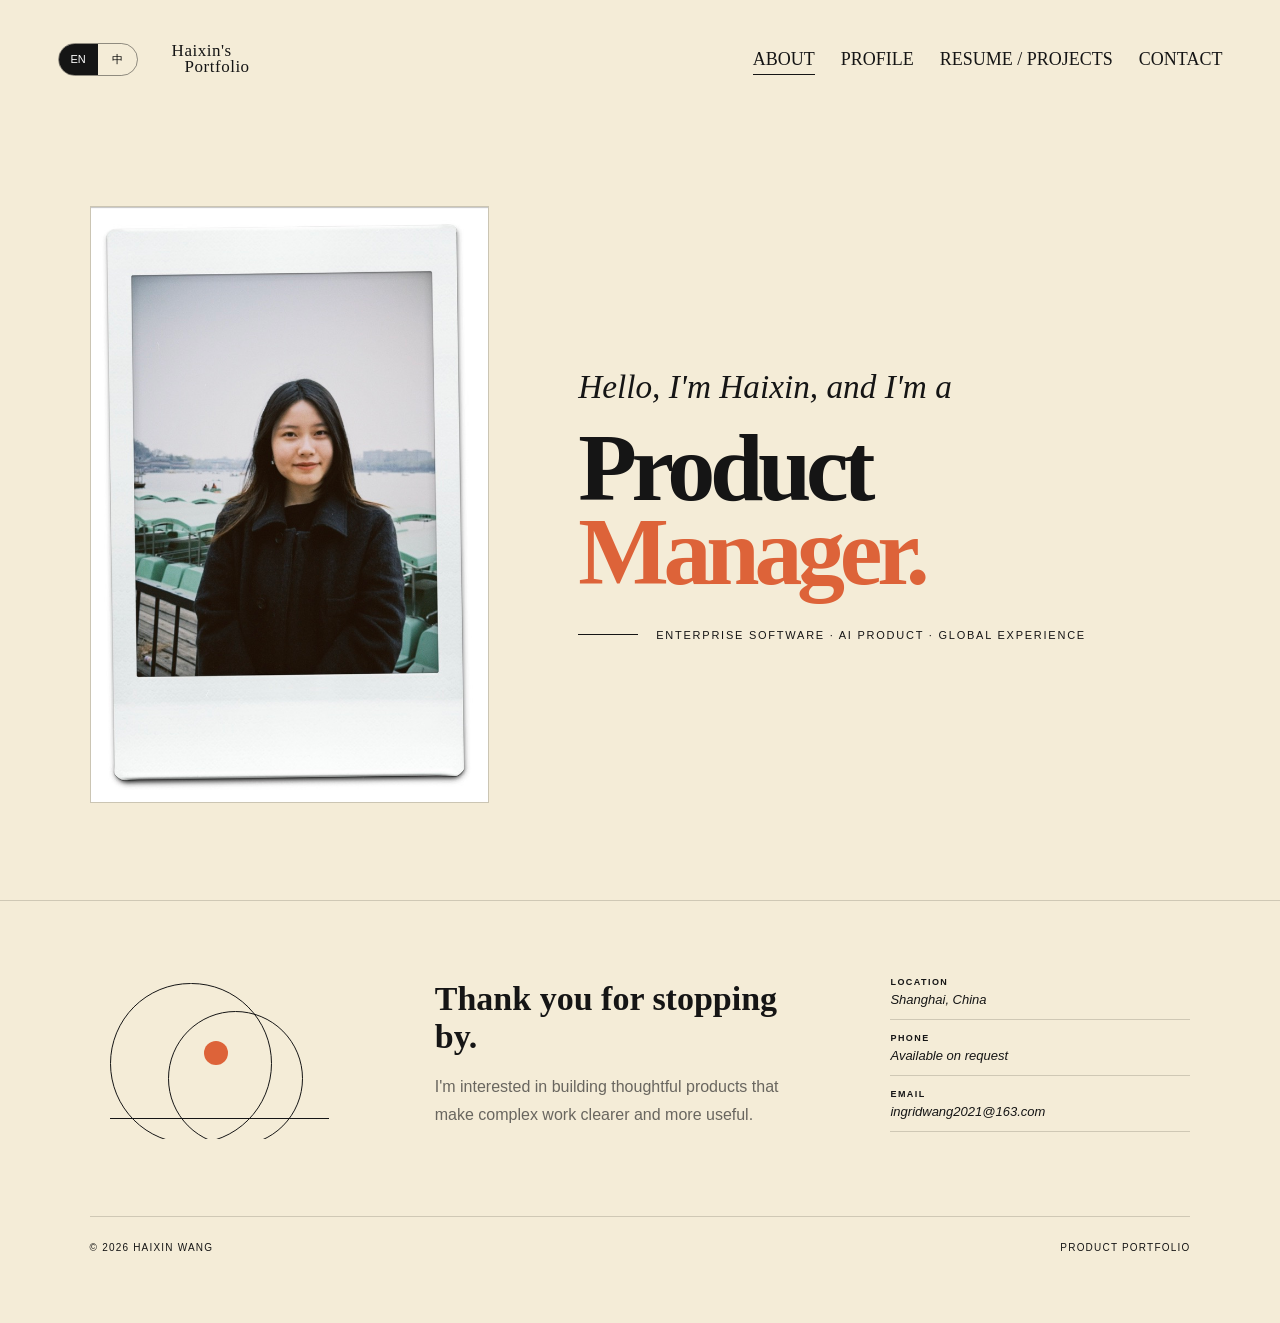
<file: index.html>
<!doctype html>
<html lang="en">
<head>
  <meta charset="utf-8">
  <meta name="viewport" content="width=device-width,initial-scale=1">
  <meta name="description" content="Haixin Wang's product portfolio — CRM systems and AI products.">
  <meta name="theme-color" content="#f4ecd7">
  <title>Haixin Wang | Product Portfolio</title>
  <style>
    :root{--cream:#f4ecd7;--paper:#fbfaf6;--white:#fff;--ink:#151515;--muted:#69665f;--line:#cfc8b5;--orange:#dd6339;--blue:#cbdde3;--green:#d9e1b0;--purple:#c9bddd}
    *{box-sizing:border-box}html{scroll-behavior:smooth}body{margin:0;background:var(--paper);color:var(--ink);font-family:Inter,"PingFang SC","Microsoft YaHei",Arial,sans-serif;-webkit-font-smoothing:antialiased}a{color:inherit;text-decoration:none}button{font:inherit}img{display:block;max-width:100%}.serif{font-family:Georgia,"Times New Roman","Songti SC",serif}
    .site-header{position:relative;z-index:50;display:grid;grid-template-columns:auto 1fr auto;align-items:center;gap:34px;min-height:118px;padding:25px 4.5vw;background:var(--cream)}
    .language{display:flex;border:1px solid rgba(21,21,21,.45);border-radius:99px;overflow:hidden}.language button{width:39px;height:31px;padding:0;border:0;background:transparent;cursor:pointer;font-size:11px}.language button.active{background:var(--ink);color:#fff}
    .brand{justify-self:start;font-family:Georgia,"Times New Roman",serif;font-size:17px;line-height:.92;letter-spacing:.03em}.brand span{display:block;margin-left:13px}
    .main-nav{display:flex;justify-content:flex-end;gap:26px;align-items:center}.main-nav a{position:relative;padding:7px 0;font-family:Georgia,"Times New Roman",serif;font-size:18px;white-space:nowrap}.main-nav a:after{content:"";position:absolute;left:0;right:100%;bottom:2px;height:1px;background:currentColor;transition:right .25s}.main-nav a:hover:after,.main-nav a.active:after{right:0}
    .page{display:none;min-height:calc(100vh - 118px);animation:fade .45s ease}.page.active{display:block}@keyframes fade{from{opacity:.2;transform:translateY(7px)}to{opacity:1;transform:none}}
    .hero{min-height:calc(100svh - 118px);padding:7vh 7vw 8vh;background:var(--cream);display:flex;align-items:center}.hero-inner{width:100%;max-width:1180px;margin:auto;display:grid;grid-template-columns:minmax(300px,.88fr) 1.35fr;gap:7vw;align-items:center}.portrait{width:100%;max-width:430px;margin:0;justify-self:end}.portrait img{width:100%;height:auto;border:1px solid rgba(21,21,21,.18)}.hero-copy .intro{margin:0 0 20px;font-family:Georgia,"Times New Roman",serif;font-size:clamp(24px,2.6vw,40px);font-style:italic;font-weight:400}.hero h1{margin:0;font-family:Georgia,"Times New Roman","Songti SC",serif;font-size:clamp(58px,7.5vw,112px);line-height:.87;letter-spacing:-.055em}.hero h1 b,.hero h1 span{display:block}.hero h1 b{font-weight:inherit}.hero h1 span{color:var(--orange)}.hero-role{display:flex;align-items:center;gap:18px;margin:35px 0 0;font-size:11px;letter-spacing:.16em;text-transform:uppercase}.hero-role:before{content:"";width:60px;height:1px;background:var(--ink)}
    .content{max-width:1180px;margin:auto;padding:95px 7vw 125px}.page-title{margin:0 0 65px;font-family:Georgia,"Times New Roman","Songti SC",serif;font-size:clamp(54px,7vw,96px);line-height:.92;letter-spacing:-.045em}.page-title em{font-weight:400;color:var(--orange)}.eyebrow{margin:0 0 22px;font-size:11px;font-weight:700;letter-spacing:.18em;text-transform:uppercase}.eyebrow:before{content:"";display:inline-block;width:32px;height:1px;margin:0 11px 4px 0;background:currentColor}
    .profile-lead{display:grid;grid-template-columns:1.1fr .9fr;gap:7vw;align-items:end}.intro-blank{min-height:210px;padding:30px;border-top:1px solid var(--ink);border-bottom:1px solid var(--ink);display:flex;align-items:flex-end;color:var(--muted)}.intro-blank span{padding:8px 14px;border:1px solid var(--line);border-radius:99px;font-size:11px;letter-spacing:.12em;text-transform:uppercase}.outside{margin-top:100px}.outside-head{display:flex;justify-content:space-between;align-items:end;margin-bottom:28px}.outside-head h2{margin:0;font-family:Georgia,"Times New Roman",serif;font-size:clamp(36px,5vw,65px)}.outside-head p{margin:0 0 7px;color:var(--muted);font-size:13px}.interests{display:grid;grid-template-columns:repeat(5,1fr);gap:12px}.interest{aspect-ratio:.78;padding:18px;display:flex;flex-direction:column;justify-content:space-between;border:1px solid rgba(21,21,21,.18);background:var(--cream);transition:transform .25s}.interest:nth-child(2){background:var(--blue)}.interest:nth-child(3){background:#ead6c4}.interest:nth-child(4){background:var(--green)}.interest:nth-child(5){background:var(--purple)}.interest:hover{transform:translateY(-6px)}.interest b{font-family:Georgia,"Times New Roman",serif;font-size:clamp(18px,2vw,28px);font-weight:500}.interest i{font-style:normal;font-size:38px}
    .resume-head{display:flex;justify-content:space-between;gap:25px;align-items:flex-end;margin-bottom:45px}.download{padding:12px 20px;border:1px solid var(--ink);border-radius:99px;font-size:11px;letter-spacing:.13em;text-transform:uppercase}.resume-section{display:grid;grid-template-columns:.42fr 1.58fr;gap:5vw;padding:50px 0;border-top:1px solid var(--line)}.resume-section>h2{margin:0;font-family:Georgia,"Times New Roman",serif;font-size:32px}.timeline{display:grid;gap:40px}.timeline article{display:grid;grid-template-columns:120px 1fr;gap:26px}.timeline time{font-size:12px;line-height:1.6;color:var(--muted)}.timeline h3{margin:0 0 7px;font-size:19px}.timeline h3 span{font-weight:400;color:var(--muted)}.timeline ul{margin:13px 0 0;padding-left:18px;color:#4a4945;font-size:14px;line-height:1.75}.skills{display:grid;grid-template-columns:1fr 1fr;gap:35px}.skills h3{margin:0 0 14px;font-size:14px}.skills p{margin:0;color:var(--muted);font-size:14px;line-height:1.8}
    .projects-head{margin:95px 0 30px}.projects-head h2{margin:0;font-family:Georgia,"Times New Roman",serif;font-size:clamp(45px,6vw,78px)}.project{display:grid;grid-template-columns:1fr 1.05fr;gap:5vw;align-items:center;padding:55px 0;border-top:1px solid var(--line)}.project:last-child{border-bottom:1px solid var(--line)}.project small{display:block;margin-bottom:16px;font-size:11px;letter-spacing:.17em}.project h3{margin:0 0 18px;font-family:Georgia,"Times New Roman","Songti SC",serif;font-size:clamp(30px,4vw,49px);font-weight:500}.project p{max-width:500px;margin:0;color:var(--muted);line-height:1.7}.view-more,.back{display:inline-flex;align-items:center;gap:10px;margin-top:26px;padding:10px 18px;border:0;border-radius:99px;background:var(--orange);color:#fff;cursor:pointer;font-size:11px;font-weight:700;letter-spacing:.12em;text-transform:uppercase}.view-more:after{content:">";font-size:16px}.project-placeholder{aspect-ratio:1.45;display:flex;align-items:flex-end;padding:25px;background:var(--blue);color:rgba(21,21,21,.62);font-size:11px;letter-spacing:.16em}.project:nth-of-type(2) .project-placeholder{background:#ead1c0}.project-placeholder b{margin-left:auto;font-family:Georgia,serif;font-size:54px;color:rgba(21,21,21,.18)}
    .case-study .back{margin:0 0 48px}.case-hero{display:grid;grid-template-columns:1fr 1fr;gap:6vw;align-items:end}.case-hero h1{margin:0;font-family:Georgia,"Times New Roman","Songti SC",serif;font-size:clamp(48px,6vw,82px);line-height:.95}.case-hero p{font-size:18px;line-height:1.75;color:var(--muted)}.case-image{margin-top:55px;min-height:430px;display:grid;place-items:center;background:var(--blue);font-size:12px;letter-spacing:.18em;color:var(--muted)}.case-metrics{display:grid;grid-template-columns:repeat(3,1fr);gap:25px;margin-top:45px}.metric{padding-top:20px;border-top:1px solid var(--line);line-height:1.6;color:var(--muted)}.metric b{display:block;font-family:Georgia,serif;font-size:34px;color:var(--orange)}
    .contact-hero{padding-top:40px}.contact-hero>p{max-width:680px;font-family:Georgia,"Times New Roman",serif;font-size:clamp(28px,4vw,52px);line-height:1.22}.contact-grid{display:grid;grid-template-columns:repeat(2,1fr);margin-top:75px;border-top:1px solid var(--line)}.contact-item{padding:30px 8px;border-bottom:1px solid var(--line)}.contact-item:nth-child(odd){border-right:1px solid var(--line)}.contact-item small{display:block;margin-bottom:11px;font-size:10px;letter-spacing:.18em;text-transform:uppercase}.contact-item strong,.contact-item a{font-family:Georgia,"Times New Roman",serif;font-size:clamp(22px,3vw,37px);font-weight:400}.connect{display:flex;gap:12px;margin-top:35px}.icon-link{display:grid;place-items:center;width:48px;height:48px;border:1px solid var(--ink);border-radius:50%;transition:.2s}.icon-link:hover{background:var(--orange);border-color:var(--orange);color:#fff}.icon-link svg{width:20px;height:20px;fill:currentColor}
    .site-footer{display:grid;grid-template-columns:.85fr 1.2fr .95fr;gap:6vw;align-items:center;padding:70px 7vw;background:var(--cream);border-top:1px solid var(--line)}.motion{position:relative;width:min(100%,260px);aspect-ratio:1.55;overflow:hidden}.motion .ring{position:absolute;left:8%;top:7%;width:62%;aspect-ratio:1;border:1px solid var(--ink);border-radius:50%;animation:orbit 7s ease-in-out infinite}.motion .ring.two{left:30%;top:24%;width:52%;animation-delay:-3s}.motion .dot{position:absolute;width:24px;aspect-ratio:1;border-radius:50%;background:var(--orange);left:44%;top:42%;animation:float 3.5s ease-in-out infinite}.motion:after{content:"";position:absolute;left:8%;right:8%;bottom:12%;height:1px;background:var(--ink)}@keyframes orbit{50%{transform:translate(22px,-5px) rotate(26deg)}}@keyframes float{50%{transform:translateY(-16px)}}.footer-copy h2{margin:0 0 17px;font-family:Georgia,"Times New Roman",serif;font-size:34px}.footer-copy p{margin:0;color:var(--muted);line-height:1.75}.footer-meta{display:grid;gap:13px;font-size:13px}.footer-meta span{display:block;padding-bottom:12px;border-bottom:1px solid var(--line)}.footer-meta b{display:block;margin-bottom:5px;font-size:9px;letter-spacing:.16em;text-transform:uppercase}.copyright{grid-column:1/-1;display:flex;justify-content:space-between;padding-top:25px;border-top:1px solid var(--line);font-size:10px;letter-spacing:.12em;text-transform:uppercase}
    @media(max-width:900px){.site-header{grid-template-columns:auto 1fr;gap:15px;padding:22px 24px}.brand{justify-self:end}.main-nav{grid-column:1/-1;justify-content:flex-start;overflow-x:auto;padding-top:8px;gap:22px}.main-nav a{font-size:15px}.hero{padding:60px 24px 80px}.hero-inner{grid-template-columns:1fr;gap:42px}.portrait{justify-self:start;width:min(78vw,420px)}.hero h1 b,.hero h1 span{display:inline}.content{padding:75px 24px 95px}.profile-lead,.resume-section,.project,.case-hero{grid-template-columns:1fr}.interests{grid-template-columns:repeat(2,1fr)}.interest:last-child{grid-column:1/-1;aspect-ratio:2}.resume-section{gap:28px}.project-placeholder{order:-1}.site-footer{grid-template-columns:1fr 1fr}.motion{display:none}.footer-meta{grid-column:2}.copyright{grid-column:1/-1}.case-metrics{grid-template-columns:1fr}.contact-grid{grid-template-columns:1fr}.contact-item:nth-child(odd){border-right:0}}
    @media(max-width:560px){.hero h1{font-size:54px}.hero-copy .intro{font-size:23px}.hero-role{font-size:9px;line-height:1.6}.interests{grid-template-columns:1fr}.interest,.interest:last-child{grid-column:auto;aspect-ratio:1.55}.timeline article{grid-template-columns:1fr;gap:6px}.skills{grid-template-columns:1fr}.site-footer{grid-template-columns:1fr}.footer-meta{grid-column:1}.contact-item strong,.contact-item a{font-size:20px}.copyright{flex-direction:column;gap:10px}}
    @media(prefers-reduced-motion:reduce){*{scroll-behavior:auto!important;animation:none!important}}
  </style>
</head>
<body>
  <header class="site-header">
    <div class="language" aria-label="Language"><button data-lang="en" class="active">EN</button><button data-lang="zh">中</button></div>
    <a class="brand" href="#about">Haixin's<span>Portfolio</span></a>
    <nav class="main-nav" aria-label="Primary navigation">
      <a href="#about" data-view="about" data-en="ABOUT" data-zh="首页">ABOUT</a>
      <a href="#profile" data-view="profile" data-en="PROFILE" data-zh="个人简介">PROFILE</a>
      <a href="#resume" data-view="resume" data-en="RESUME / PROJECTS" data-zh="简历 / 项目">RESUME / PROJECTS</a>
      <a href="#contact" data-view="contact" data-en="CONTACT" data-zh="联系">CONTACT</a>
    </nav>
  </header>

  <main>
    <section class="page active" id="about">
      <div class="hero"><div class="hero-inner"><figure class="portrait"><img src="./assets/shine-wang-portrait.jpg" alt="Haixin Wang"></figure><div class="hero-copy"><p class="intro" data-en="Hello, I'm Haixin, and I'm a" data-zh="你好，我是海杏，我是一名">Hello, I'm Haixin, and I'm a</p><h1><b data-en="Product" data-zh="产品">Product</b><span data-en="Manager." data-zh="经理。">Manager.</span></h1><p class="hero-role" data-en="Enterprise Software · AI Product · Global Experience" data-zh="企业软件 · AI 产品 · 国际化经验">Enterprise Software · AI Product · Global Experience</p></div></div></div>
    </section>

    <section class="page" id="profile">
      <div class="content"><p class="eyebrow" data-en="Profile" data-zh="个人简介">Profile</p><div class="profile-lead"><h1 class="page-title"><span data-en="Welcome to my" data-zh="欢迎来到我的">Welcome to my</span><br><em data-en="profile." data-zh="个人主页。">profile.</em></h1><div class="intro-blank"><span data-en="Introduction · To be added" data-zh="个人介绍 · 待补充">Introduction · To be added</span></div></div><div class="outside"><div class="outside-head"><h2 data-en="Outside of Work" data-zh="工作之外">Outside of Work</h2><p data-en="Things that keep me curious." data-zh="让我保持好奇的事。">Things that keep me curious.</p></div><div class="interests"><div class="interest"><i>⌁</i><b data-en="Camp" data-zh="露营">Camp</b></div><div class="interest"><i>△</i><b data-en="Climbing" data-zh="攀岩">Climbing</b></div><div class="interest"><i>✣</i><b data-en="Skating" data-zh="滑冰">Skating</b></div><div class="interest"><i>↗</i><b data-en="Travel" data-zh="旅行">Travel</b></div><div class="interest"><i>◡</i><b data-en="Food" data-zh="美食">Food</b></div></div></div></div>
    </section>

    <section class="page" id="resume">
      <div class="content"><div class="resume-head"><div><p class="eyebrow" data-en="Resume & Project Portfolio" data-zh="简历与项目作品">Resume & Project Portfolio</p><h1 class="page-title">Haixin Wang</h1></div><span class="download" data-en="PDF · Coming Soon" data-zh="PDF · 待补充">PDF · Coming Soon</span></div>
        <section class="resume-section"><h2 data-en="Experience" data-zh="工作经历">Experience</h2><div class="timeline"><article><time>Jul 2024 —<br>Jun 2026</time><div><h3 data-en="Product Manager, Xiaomi" data-zh="产品经理，小米集团">Product Manager, Xiaomi</h3><ul><li data-en="Led international CRM products and digital workflows for overseas sales operations." data-zh="负责国际 CRM 产品与海外销售业务流程数字化。">Led international CRM products and digital workflows for overseas sales operations.</li><li data-en="Worked across markets and teams to turn complex business rules into scalable product capabilities." data-zh="跨市场、跨团队梳理复杂业务规则，并转化为可复用的产品能力。">Worked across markets and teams to turn complex business rules into scalable product capabilities.</li><li data-en="Initiated AI product experiments for competitor pricing and marketing insights." data-zh="推动竞品价格与营销洞察方向的 AI 产品实验。">Initiated AI product experiments for competitor pricing and marketing insights.</li></ul></div></article></div></section>
        <section class="resume-section"><h2 data-en="Education" data-zh="教育经历">Education</h2><div class="timeline"><article><time>2021 — 2024</time><div><h3 data-en="Nanjing University" data-zh="南京大学">Nanjing University</h3><p data-en="Master of Library and Information Studies" data-zh="图书情报硕士">Master of Library and Information Studies</p><ul><li data-en="First-class Academic Scholarship twice; published a CSSCI journal paper." data-zh="两次获得一等学业奖学金，发表 CSSCI 期刊论文。">First-class Academic Scholarship twice; published a CSSCI journal paper.</li></ul></div></article></div></section>
        <section class="resume-section"><h2 data-en="Skills & Expertise" data-zh="能力与专长">Skills & Expertise</h2><div class="skills"><div><h3 data-en="Product & Business" data-zh="产品与业务">Product & Business</h3><p>Product Strategy, CRM, Requirement Analysis, Workflow Design, Stakeholder Management, Global Collaboration</p></div><div><h3 data-en="AI & Data" data-zh="AI 与数据">AI & Data</h3><p>AI Agents, Prompt Design, Product Evaluation, Data Analysis, SQL, Automation</p></div></div></section>
        <div class="projects-head"><p class="eyebrow" data-en="Project Portfolio" data-zh="项目作品">Project Portfolio</p><h2 data-en="Selected Projects" data-zh="精选项目">Selected Projects</h2></div>
        <article class="project"><div><small>PROJECT 01 · AI PRODUCT</small><h3 data-en="AI Competitor Pricing & Marketing Agent" data-zh="AI 竞品价格营销 Agent">AI Competitor Pricing & Marketing Agent</h3><p data-en="Turned offline images and e-commerce pricing into structured, searchable market insights." data-zh="将线下图片与电商平台价格转为结构化、可查询的市场洞察。">Turned offline images and e-commerce pricing into structured, searchable market insights.</p><button class="view-more" data-open-case="project-price" data-en="View More" data-zh="查看详情">View More</button></div><div class="project-placeholder"><span data-en="PROJECT IMAGE · PLACEHOLDER" data-zh="项目配图 · 待补充">PROJECT IMAGE · PLACEHOLDER</span><b>01</b></div></article>
        <article class="project"><div><small>PROJECT 02 · ENTERPRISE SOFTWARE</small><h3 data-en="International CRM System" data-zh="国际 CRM 系统">International CRM System</h3><p data-en="Designed scalable CRM workflows for multiple overseas markets, roles and business scenarios." data-zh="面向多个海外市场、角色与业务场景，设计可扩展的 CRM 工作流。">Designed scalable CRM workflows for multiple overseas markets, roles and business scenarios.</p><button class="view-more" data-open-case="project-crm" data-en="View More" data-zh="查看详情">View More</button></div><div class="project-placeholder"><span data-en="PROJECT IMAGE · PLACEHOLDER" data-zh="项目配图 · 待补充">PROJECT IMAGE · PLACEHOLDER</span><b>02</b></div></article>
      </div>
    </section>

    <section class="page" id="project-price"><div class="content case-study"><button class="back" data-back data-en="< Back to Projects" data-zh="< 返回项目">< Back to Projects</button><div class="case-hero"><h1 data-en="AI Competitor Pricing & Marketing Agent" data-zh="AI 竞品价格营销 Agent">AI Competitor Pricing & Marketing Agent</h1><p data-en="An AI product that converts fragmented competitor pricing information into reliable, searchable market intelligence for marketing teams." data-zh="将零散的竞品价格信息转化为可靠、可检索的市场数据，帮助营销团队更快做判断。">An AI product that converts fragmented competitor pricing information into reliable, searchable market intelligence for marketing teams.</p></div><div class="case-image" data-en="PROJECT IMAGE · TO BE ADDED" data-zh="项目配图 · 待补充">PROJECT IMAGE · TO BE ADDED</div><div class="case-metrics"><div class="metric"><b>99.8%</b><span data-en="Image recognition accuracy" data-zh="图片识别准确率">Image recognition accuracy</span></div><div class="metric"><b>21,282</b><span data-en="Pricing records collected" data-zh="沉淀价格数据">Pricing records collected</span></div><div class="metric"><b>226</b><span data-en="AI queries in the first month" data-zh="上线首月 AI 问答">AI queries in the first month</span></div></div></div></section>
    <section class="page" id="project-crm"><div class="content case-study"><button class="back" data-back data-en="< Back to Projects" data-zh="< 返回项目">< Back to Projects</button><div class="case-hero"><h1 data-en="International CRM System" data-zh="国际 CRM 系统">International CRM System</h1><p data-en="A scalable CRM solution that aligns multiple overseas markets, roles and approval workflows in one clear operating system." data-zh="把多个海外市场、业务角色与审批流程统一到清晰、可扩展的 CRM 系统中。">A scalable CRM solution that aligns multiple overseas markets, roles and approval workflows in one clear operating system.</p></div><div class="case-image" style="background:#d7dfba" data-en="PROJECT IMAGE · TO BE ADDED" data-zh="项目配图 · 待补充">PROJECT IMAGE · TO BE ADDED</div><div class="case-metrics"><div class="metric"><b>7</b><span data-en="Overseas markets researched" data-zh="调研海外市场">Overseas markets researched</span></div><div class="metric"><b>20+</b><span data-en="Product capabilities delivered" data-zh="拆解并推进功能点">Product capabilities delivered</span></div><div class="metric"><b>12</b><span data-en="Business scenarios covered" data-zh="覆盖业务场景">Business scenarios covered</span></div></div></div></section>

    <section class="page" id="contact"><div class="content contact-hero"><p class="eyebrow" data-en="Contact" data-zh="联系">Contact</p><h1 class="page-title" data-en="Let's talk." data-zh="期待与你交流。">Let's talk.</h1><p data-en="Have a question or opportunity? I'd love to hear from you." data-zh="如果你有合适的机会或想聊聊产品与 AI，欢迎联系我。">Have a question or opportunity? I'd love to hear from you.</p><div class="contact-grid"><div class="contact-item"><small data-en="Location" data-zh="所在地">Location</small><strong data-en="Shanghai, China" data-zh="中国 · 上海">Shanghai, China</strong></div><div class="contact-item"><small data-en="Phone" data-zh="电话">Phone</small><strong data-en="Available on request" data-zh="待补充">Available on request</strong></div><div class="contact-item"><small>Email</small><a href="mailto:ingridwang2021@163.com">ingridwang2021@163.com</a></div><div class="contact-item"><small>Connect</small><div class="connect"><a class="icon-link" href="mailto:ingridwang2021@163.com" aria-label="Email"><svg viewBox="0 0 24 24"><path d="M3 5h18v14H3V5zm2 2v.5l7 5.2 7-5.2V7H5zm14 10V9.9l-7 5.2-7-5.2V17h14z"/></svg></a><a class="icon-link" href="https://www.linkedin.com/in/haixing-wang-35b686237" target="_blank" rel="noreferrer" aria-label="LinkedIn"><svg viewBox="0 0 24 24"><path d="M6.5 8.5H3.3V19h3.2V8.5zM4.9 3A1.9 1.9 0 1 0 5 6.8 1.9 1.9 0 0 0 4.9 3zM19.7 12.9c0-3.2-1.7-4.7-4-4.7-1.8 0-2.7 1-3.1 1.7V8.5H9.4V19h3.2v-5.2c0-1.4.3-2.7 2-2.7 1.7 0 1.8 1.6 1.8 2.8V19h3.3v-6.1z"/></svg></a></div></div></div></div></section>
  </main>

  <footer class="site-footer"><div class="motion" aria-hidden="true"><i class="ring"></i><i class="ring two"></i><i class="dot"></i></div><div class="footer-copy"><h2 data-en="Thank you for stopping by." data-zh="谢谢你的到访。">Thank you for stopping by.</h2><p data-en="I'm interested in building thoughtful products that make complex work clearer and more useful." data-zh="我希望持续做出有思考、能让复杂工作变得更清晰、更有价值的产品。">I'm interested in building thoughtful products that make complex work clearer and more useful.</p></div><div class="footer-meta"><span><b data-en="Location" data-zh="所在地">Location</b><i data-en="Shanghai, China" data-zh="中国 · 上海">Shanghai, China</i></span><span><b data-en="Phone" data-zh="电话">Phone</b><i data-en="Available on request" data-zh="待补充">Available on request</i></span><span><b>Email</b><i>ingridwang2021@163.com</i></span></div><div class="copyright"><span>© 2026 Haixin Wang</span><span>Product Portfolio</span></div></footer>

  <script>
    const state={lang:localStorage.getItem('portfolio-lang')||'en'};
    const pages=[...document.querySelectorAll('.page')],nav=[...document.querySelectorAll('[data-view]')];
    function translate(lang){state.lang=lang;document.documentElement.lang=lang==='zh'?'zh-CN':'en';document.querySelectorAll('[data-en][data-zh]').forEach(el=>el.textContent=el.dataset[lang]);document.querySelectorAll('[data-lang]').forEach(btn=>btn.classList.toggle('active',btn.dataset.lang===lang));localStorage.setItem('portfolio-lang',lang)}
    function show(id){const valid=document.getElementById(id)?id:'about';pages.forEach(p=>p.classList.toggle('active',p.id===valid));nav.forEach(a=>a.classList.toggle('active',a.dataset.view===(valid.startsWith('project-')?'resume':valid)));window.scrollTo({top:0,behavior:'auto'})}
    function route(){show(location.hash.slice(1)||'about')}
    document.querySelectorAll('[data-lang]').forEach(btn=>btn.addEventListener('click',()=>translate(btn.dataset.lang)));
    document.querySelectorAll('[data-open-case]').forEach(btn=>btn.addEventListener('click',()=>location.hash=btn.dataset.openCase));
    document.querySelectorAll('[data-back]').forEach(btn=>btn.addEventListener('click',()=>location.hash='resume'));
    addEventListener('hashchange',route);translate(state.lang);route();
  </script>
</body>
</html>
</file>
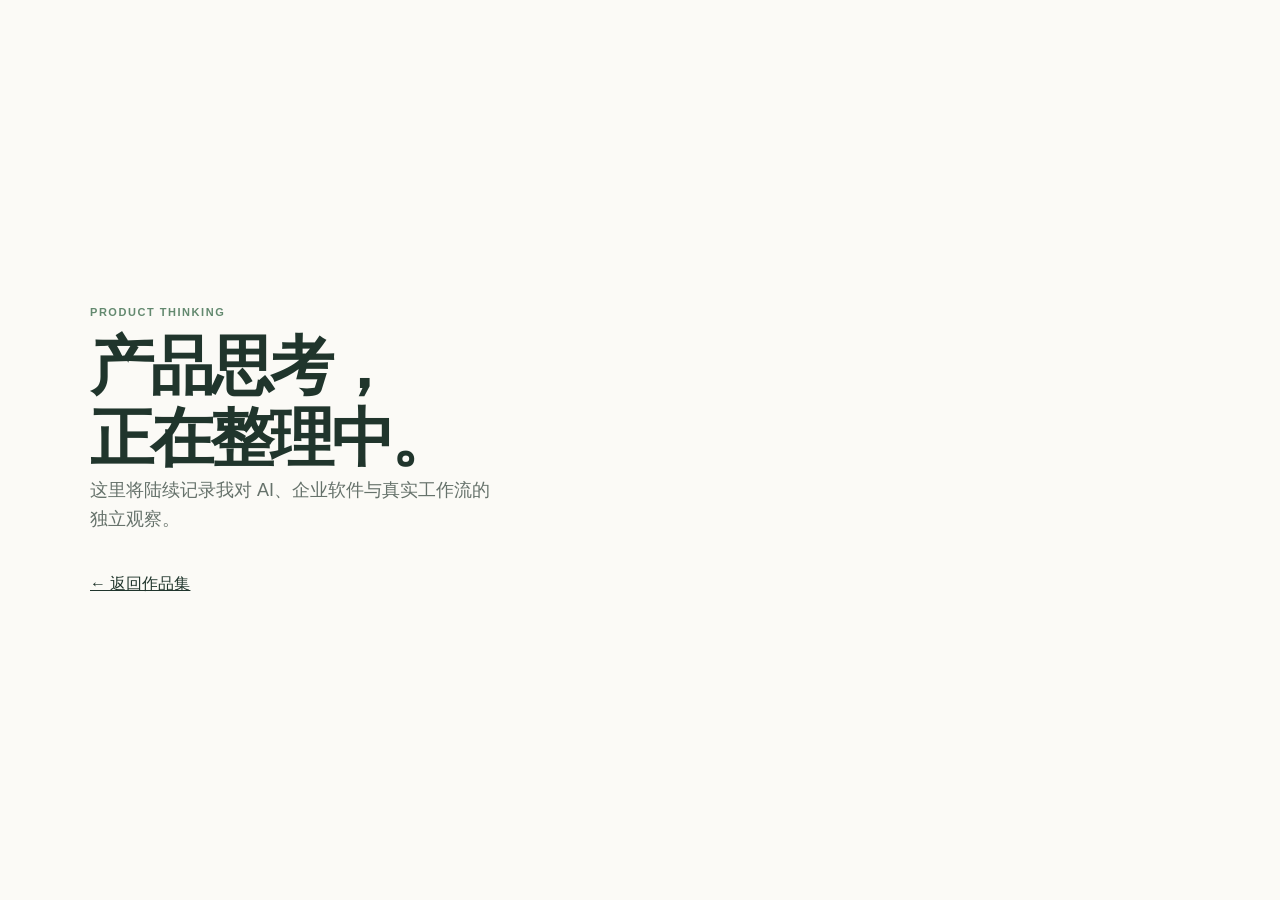
<file: ai-memory-hardware-case.html>
<!doctype html><html lang="zh-CN"><head><meta charset="utf-8"><meta name="viewport" content="width=device-width,initial-scale=1"><title>产品思考｜Shine Wang</title><link rel="stylesheet" href="./styles.css"></head><body><article class="detail placeholder standalone"><p class="eyebrow">PRODUCT THINKING</p><h2>产品思考，<br>正在整理中。</h2><p>这里将陆续记录我对 AI、企业软件与真实工作流的独立观察。</p><a href="./index.html">← 返回作品集</a></article></body></html>
</file>
<file: styles.css>
:root{--ink:#20352c;--cream:#fbfaf6;--paper:#f1efe6;--line:#d7d8cf;--sage:#adc5ae;--apricot:#f5c29c;--lav:#d8caeb}*{box-sizing:border-box}body{margin:0;background:var(--cream);color:var(--ink);font-family:Inter,"PingFang SC","Microsoft YaHei",sans-serif;line-height:1.65}button,a{font:inherit;color:inherit;-webkit-tap-highlight-color:transparent}button{cursor:pointer}button:focus-visible,a:focus-visible{outline:3px solid #df7951;outline-offset:4px}.skip{position:fixed;z-index:30;top:12px;left:12px;padding:10px;background:#20352c;color:#fff;transform:translateY(-160%)}.skip:focus{transform:none}header{height:86px;position:fixed;inset:0 0 auto;z-index:10;display:flex;align-items:center;justify-content:space-between;padding:0 clamp(22px,5vw,72px);background:#fbfaf6e8;border-bottom:1px solid #20352c18;backdrop-filter:blur(15px)}.brand{display:flex;align-items:center;gap:10px;text-decoration:none;font-weight:780;letter-spacing:-.03em}.brand i{display:grid;place-items:center;width:34px;height:34px;border-radius:50%;background:var(--ink);color:#fff;font:italic 20px Georgia}nav{display:flex;gap:6px}nav button{border:0;background:transparent;padding:9px 13px;border-radius:999px;font-size:14px;font-weight:700}nav button.active,nav button:hover{background:var(--ink);color:#fff}.gallery{min-height:100vh;padding:124px 22px 48px;overflow:hidden;background:radial-gradient(circle at 80% 25%,#d9edf3,transparent 22rem),radial-gradient(circle at 15% 78%,#f7d5bd,transparent 23rem),var(--cream)}.intro{max-width:760px;margin:0 auto 24px;text-align:center}.intro p,.eyebrow,.works small{margin:0 0 10px;color:#63896f;font-size:11px;font-weight:800;letter-spacing:.14em}.intro h1,.detail h2{margin:0;font:600 clamp(36px,5vw,66px)/1.13 "Songti SC",STSong,Georgia,serif;letter-spacing:-.06em}.intro h1 strong{color:#63896f}.intro>span{display:block;margin-top:13px;color:#6d776f;font-size:13px}.carousel{position:relative;max-width:1120px;height:560px;margin:0 auto}.cards{position:relative;width:100%;height:100%}.cover{position:absolute;top:20px;left:50%;width:330px;height:468px;overflow:hidden;border:1px solid #20352c1a;border-radius:21px;background:var(--paper);box-shadow:0 28px 55px #20352c21;transform:translateX(-50%);transition:transform .65s cubic-bezier(.2,.7,.25,1),opacity .45s,filter .45s;isolation:isolate;touch-action:manipulation}.cover.active{z-index:4;transform:translateX(-50%) ;opacity:1}.cover.p1{z-index:3;transform:translateX(45%) scale(.85)  rotate(-2deg);opacity:.72;filter:saturate(.8)}.cover.p2{z-index:2;transform:translateX(85%) scale(.68)  rotate(-4deg);opacity:.35;filter:blur(1px)}.cover.p3{z-index:3;transform:translateX(-118%) scale(.68)  rotate(3deg);opacity:.35;filter:blur(1px)}.cover img{position:absolute;inset:0;z-index:-2;width:100%;height:100%;object-fit:cover}.about:after,.work:after{content:"";position:absolute;inset:0;z-index:-1}.about:after{background:linear-gradient(155deg,#fbfaf608,#11231ba8)}.work:after{background:#fbfaf63d}.cover b,.cover em,.cover small,.contact strong{position:absolute;z-index:2}.cover b{top:28px;left:27px;font:italic 78px/1 Georgia;letter-spacing:-.09em}.cover em{top:30px;right:25px;font-size:28px;font-style:normal;font-weight:800;letter-spacing:.12em;writing-mode:vertical-rl}.cover small{bottom:30px;left:28px;font:800 11px/1.65 Inter;letter-spacing:.13em;text-align:left}.about b,.about em,.about small{color:#fff}.thinking{background:var(--lav)}.contact{background:var(--apricot)}.orb{position:absolute;border-radius:50%}.one{right:-34px;bottom:55px;width:230px;height:230px;background:#fbfaf6}.two{left:39px;bottom:78px;width:128px;height:128px;background:#65909a;box-shadow:150px -120px 0 -24px #ef9a70}.contact strong{right:28px;bottom:19px;font:100px/1 Georgia}.dots{display:flex;justify-content:center;gap:10px}.dots button{width:8px;height:8px;padding:0;border:0;border-radius:99px;background:#bac0b8}.dots button.active{width:28px;background:var(--ink)}dialog{width:100vw;max-width:none;height:100vh;max-height:none;margin:0;padding:0;border:0;background:var(--cream);color:var(--ink)}dialog::backdrop{background:#20352c38}.head{height:86px;position:sticky;top:0;z-index:2;display:flex;align-items:center;justify-content:space-between;padding:0 clamp(22px,5vw,72px);background:#fbfaf6ec;border-bottom:1px solid var(--line);backdrop-filter:blur(12px)}.head>button{border:0;background:transparent;font-size:14px;font-weight:750}.head>.back{padding:11px 17px;border-radius:10px;background:#e97248;color:#fff;box-shadow:0 7px 16px #e9724830}.head>.back:hover{background:#d65f39}.detail{width:min(1100px,calc(100% - 44px));margin:0 auto;padding:clamp(70px,11vw,144px) 0}.detail h2{max-width:850px}.columns{display:grid;grid-template-columns:1fr 1fr;gap:90px;margin-top:70px}.lead{margin:0;font:500 clamp(22px,2.3vw,31px)/1.7 "Songti SC",STSong,Georgia,serif}.columns p:not(.lead),.placeholder>p:last-of-type,.contact-detail>p{margin:0;color:#66726b}.tags{display:flex;flex-wrap:wrap;gap:9px;margin:28px 0 0;padding:0;list-style:none}.tags li{padding:7px 11px;border:1px solid var(--line);border-radius:99px;font-size:12px}.timeline,.works{margin-top:100px;border-top:1px solid var(--line)}.timeline>div{display:grid;grid-template-columns:180px 1fr;gap:28px;padding:28px 0;border-bottom:1px solid var(--line)}.timeline b{font-size:13px}.timeline small{color:#67806e}.timeline h3{margin:4px 0;font-size:18px}.timeline p{margin:0;color:#66726b}.works{margin-top:70px}.works section{display:grid;grid-template-columns:55px 1fr auto;gap:24px;padding:35px 0;border-bottom:1px solid var(--line)}.works section>b{font:italic 30px Georgia;color:#63896f}.works h3{margin:2px 0 12px;font:600 clamp(26px,3vw,39px)/1.2 "Songti SC",STSong,Georgia,serif}.works p{max-width:650px;margin:0;color:#66726b}.works ul{margin:18px 0 0;padding-left:18px;color:#4c5c53;font-size:14px}.works section>strong{font:italic 35px/1 Georgia;text-align:right}.works em{display:block;font:600 10px/1.5 Inter;color:#66726b;letter-spacing:.1em}.placeholder{min-height:70vh;display:grid;align-content:center}.placeholder>p:last-of-type{max-width:410px;font-size:18px}.contact-detail{min-height:78vh;display:grid;align-content:center}.contact-detail>p{max-width:580px;font-size:18px}.links{display:grid;gap:12px;max-width:670px;margin-top:42px}.links a{display:grid;grid-template-columns:100px 1fr auto;align-items:center;gap:20px;padding:20px 0;border-bottom:1px solid var(--line);text-decoration:none;font-size:clamp(18px,2vw,27px);font-weight:700}.links small{color:#63896f;font-size:10px;letter-spacing:.12em}.links b{font-size:25px}.standalone{min-height:100vh}.standalone a{display:block;margin-top:36px}@media(max-width:760px){header{height:auto;min-height:72px;align-items:flex-start;gap:10px;padding:13px 18px}.brand{font-size:14px}header nav{max-width:66%;flex-wrap:wrap;justify-content:flex-end;gap:1px}header nav button{padding:5px 8px;font-size:12px}.gallery{padding-top:118px}.intro h1{font-size:37px}.carousel{height:480px}.cover{top:20px;width:268px;height:380px}.cover b{top:22px;left:21px;font-size:62px}.cover em{top:24px;right:20px;font-size:22px}.cover small{bottom:23px;left:21px;font-size:9px}.cover.p1{transform:translateX(40%) scale(.78)  rotate(-2deg)}.cover.p2{transform:translateX(80%) scale(.58) ;opacity:.22}.cover.p3{transform:translateX(-128%) scale(.58) ;opacity:.22}.head{height:auto;min-height:72px;align-items:flex-start;gap:8px;padding:13px 18px}.head nav{max-width:67%;flex-wrap:wrap;justify-content:flex-end}.head nav button{padding:5px 7px;font-size:11px}.detail{padding:74px 0}.detail h2{font-size:38px}.columns,.works section{grid-template-columns:1fr;gap:20px}.columns{margin-top:42px}.timeline{margin-top:65px}.timeline>div{grid-template-columns:1fr;gap:5px}.works{margin-top:42px}.works section{padding:28px 0}.works section>strong{text-align:left}.links a{grid-template-columns:1fr auto;gap:4px}.links small{grid-column:1/-1}.links{margin-top:30px}}
</file>
